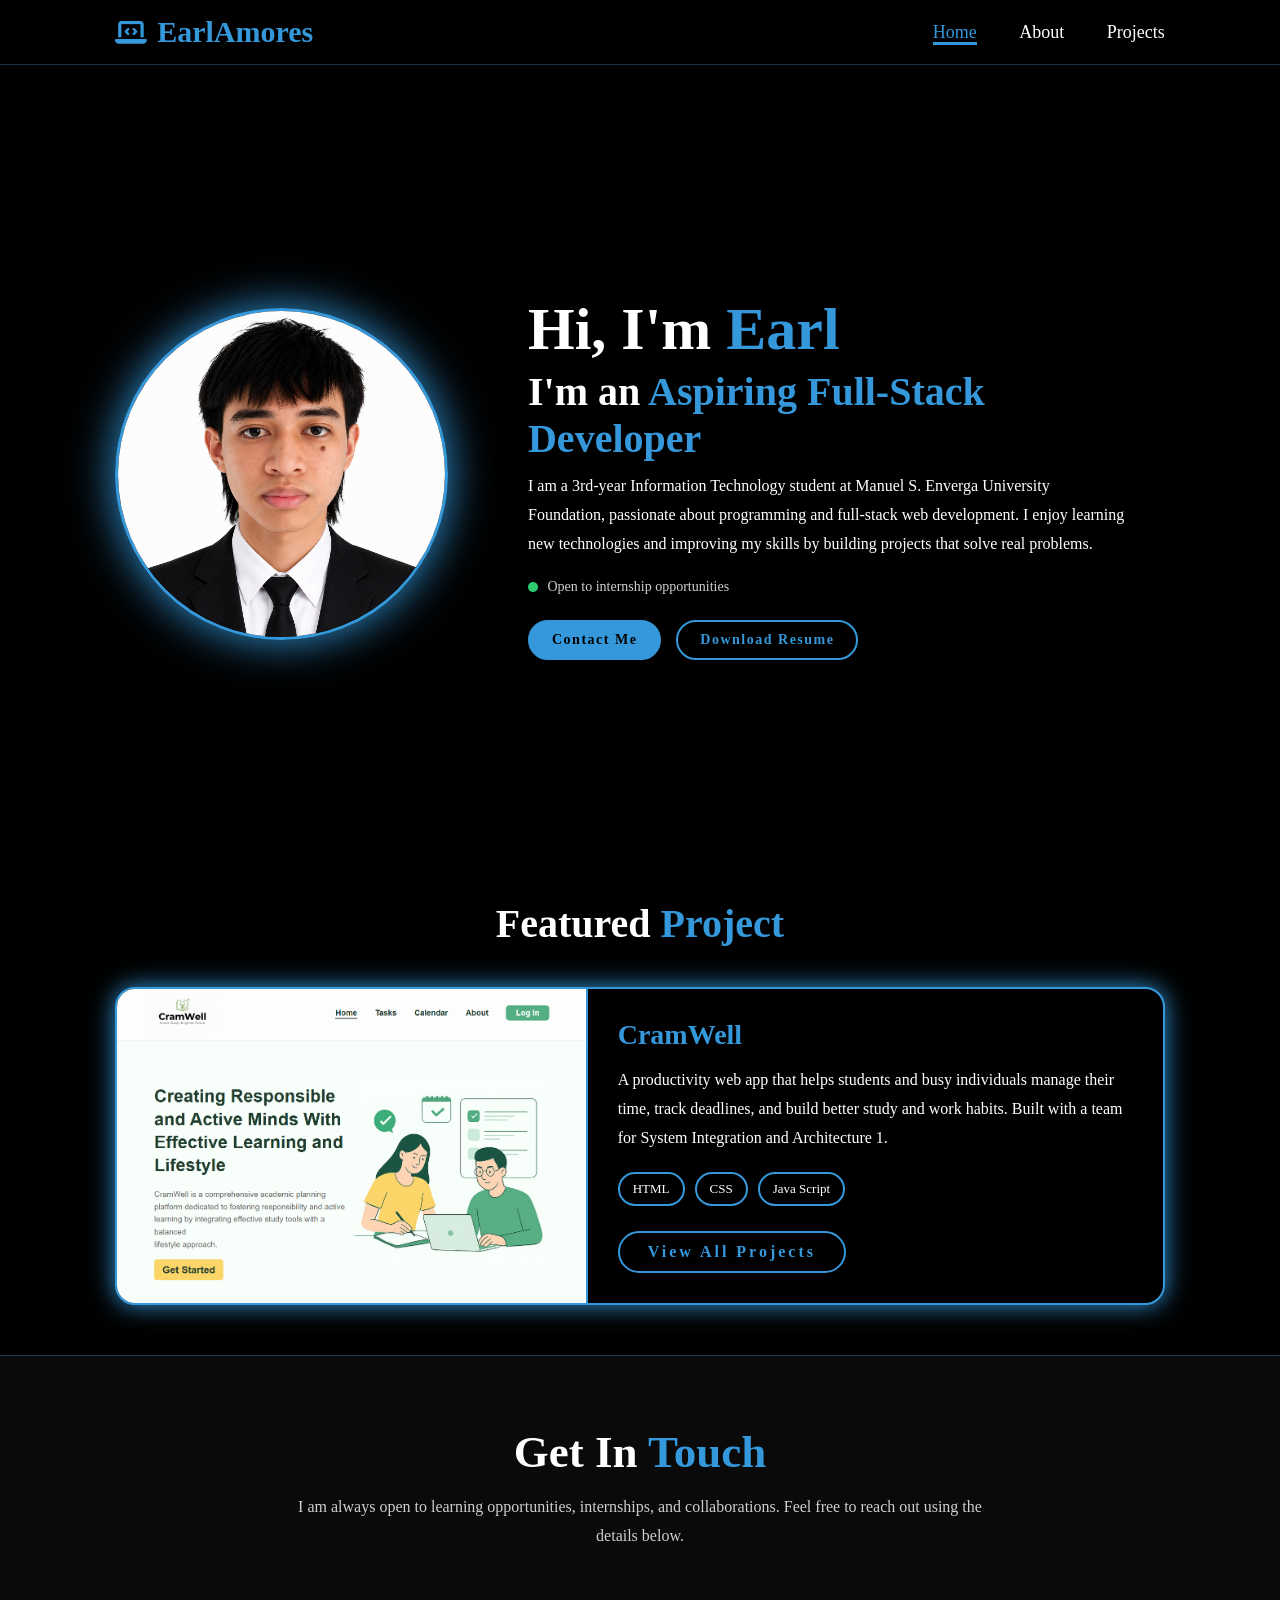
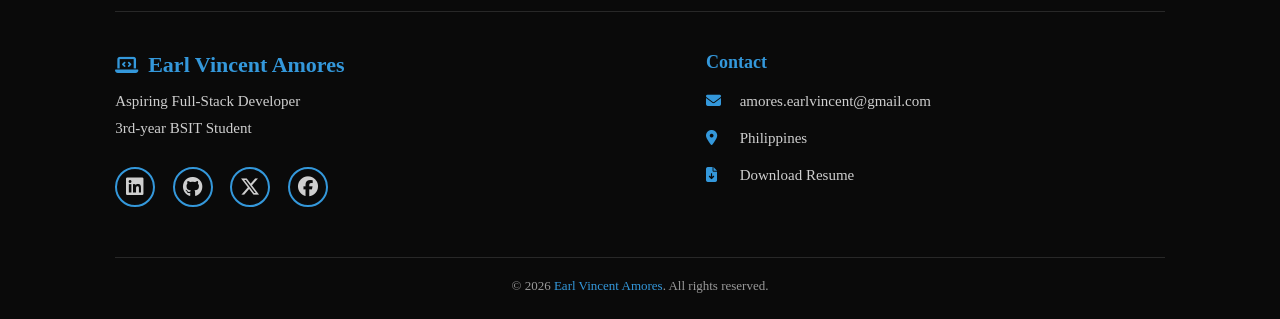
<file: index.html>
<!DOCTYPE html>
<html lang="en">
<head>
    <meta charset="UTF-8">
    <meta name="viewport" content="width=device-width, initial-scale=1.0">

    <!-- External CSS (extras.css must come AFTER style.css) -->
    <link rel="stylesheet" href="css/style.css">
    <link rel="stylesheet" href="css/extras.css">

    <!-- Font Awesome Library -->
    <link rel="stylesheet" href="https://cdnjs.cloudflare.com/ajax/libs/font-awesome/6.5.2/css/all.min.css">

    <title>Home | EarlAmores</title>
</head>

<body>

    <!-- Header Section -->
    <header>

        <!-- Logo -->
        <a href="index.html" class="logo"><i class="fa-solid fa-laptop-code"></i>EarlAmores</a>

        <nav>
            <a href="index.html" class="active">Home</a>
            <a href="about.html">About</a>
            <a href="projects.html">Projects</a>
        </nav>

    </header>

    <section class="home">

        <!-- Profile Image -->
        <div class="home-img">
            <img src="image/main.png" alt="Earl Vincent Amores profile picture">
        </div>

        <!-- Home Content -->
        <div class="home-content">

            <h1>Hi, I'm <span>Earl</span></h1>

            <h3>I'm an <span>Aspiring Full-Stack Developer</span></h3>

            <p class="home-description">
                I am a 3rd-year Information Technology student at Manuel S. Enverga
                University Foundation, passionate about programming and
                full-stack web development. I enjoy learning new technologies and improving my
                skills by building projects that solve real problems.
            </p>

            <p class="availability">
                <i class="fa-solid fa-circle"></i> Open to internship opportunities
            </p>

            <!-- Buttons -->
            <div class="btn-group">
                <a href="#contact" class="btn btn-solid">Contact Me</a>
                <a href="resume.pdf" class="btn" download>Download Resume</a>
            </div>

        </div>
    </section>

    <section class="home-section">

        <h2 class="section-title">Featured <span>Project</span></h2>

        <div class="featured-card">

            <img src="image/project.png" alt="CramWell project screenshot">

            <div class="featured-info">
                <h3>CramWell</h3>

                <p>
                    A productivity web app that helps students and busy individuals
                    manage their time, track deadlines, and build better study and
                    work habits. Built with a team for System Integration and
                    Architecture 1.
                </p>

                <div class="project-skills">
                    <span>HTML</span>
                    <span>CSS</span>
                    <span>Java Script</span>
                </div>

                <a href="projects.html" class="btn featured-btn">View All Projects</a>
            </div>

        </div>

    </section>


    <!-- CONTACT + FOOTER -->
    <footer class="site-footer" id="contact">

        <!-- Call to action -->
        <div class="footer-cta">
            <h2>Get In <span>Touch</span></h2>
            <p>
                I am always open to learning opportunities, internships, and
                collaborations. Feel free to reach out using the details below.
            </p>
        </div>

        <!-- Footer columns -->
        <div class="footer-grid">

            <!-- Brand + social -->
            <div class="footer-col">
                <a href="index.html" class="footer-logo"><i class="fa-solid fa-laptop-code"></i>Earl Vincent Amores</a>
                <p>Aspiring Full-Stack Developer<br>3rd-year BSIT Student</p>

                <div class="social-icons">
                    <a href="https://www.linkedin.com/in/earl-vincent-amores-b2a634380/" target="_blank" rel="noopener noreferrer" aria-label="LinkedIn">
                        <i class="fa-brands fa-linkedin"></i>
                    </a>
                    <a href="https://github.com/earlVincent69" target="_blank" rel="noopener noreferrer" aria-label="GitHub">
                        <i class="fa-brands fa-github"></i>
                    </a>
                    <a href="https://x.com/amores_earl" target="_blank" rel="noopener noreferrer" aria-label="X (Twitter)">
                        <i class="fa-brands fa-x-twitter"></i>
                    </a>
                    <a href="https://www.facebook.com/amores.earlvincent" target="_blank" rel="noopener noreferrer" aria-label="Facebook">
                        <i class="fa-brands fa-facebook"></i>
                    </a>
                </div>
            </div>

            <!-- Contact details -->
            <div class="footer-col footer-contact">
                <h3>Contact</h3>
                <ul>
                    <li>
                        <i class="fa-solid fa-envelope"></i>
                        <a href="mailto:amores.earlvincent@gmail.com">amores.earlvincent@gmail.com</a>
                    </li>
                    <li>
                        <i class="fa-solid fa-location-dot"></i>
                        Philippines
                    </li>
                    <li>
                        <i class="fa-solid fa-file-arrow-down"></i>
                        <a href="resume.pdf" download>Download Resume</a>
                    </li>
                </ul>
            </div>

        </div>

        <div class="footer-bottom">
            <p>&copy; 2026 <span>Earl Vincent Amores</span>. All rights reserved.</p>
        </div>

    </footer>

</body>
</html>
</file>
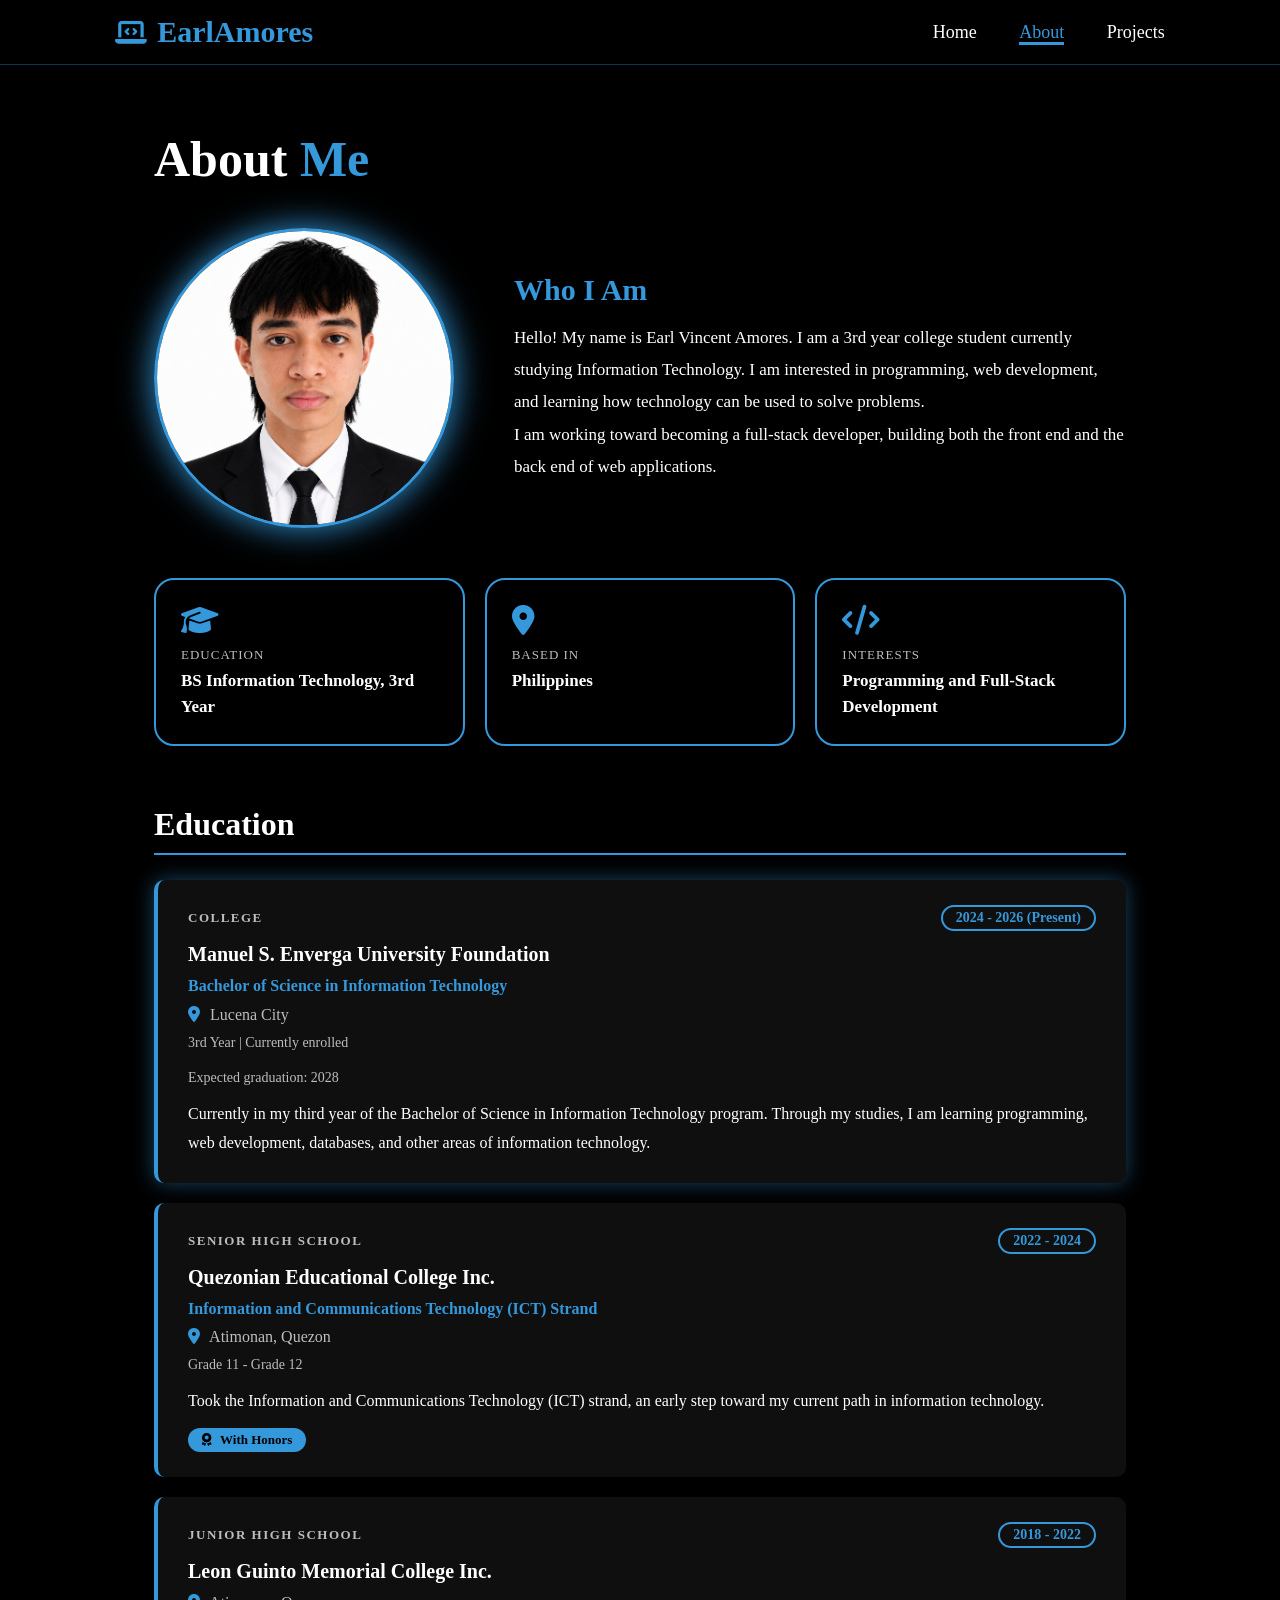
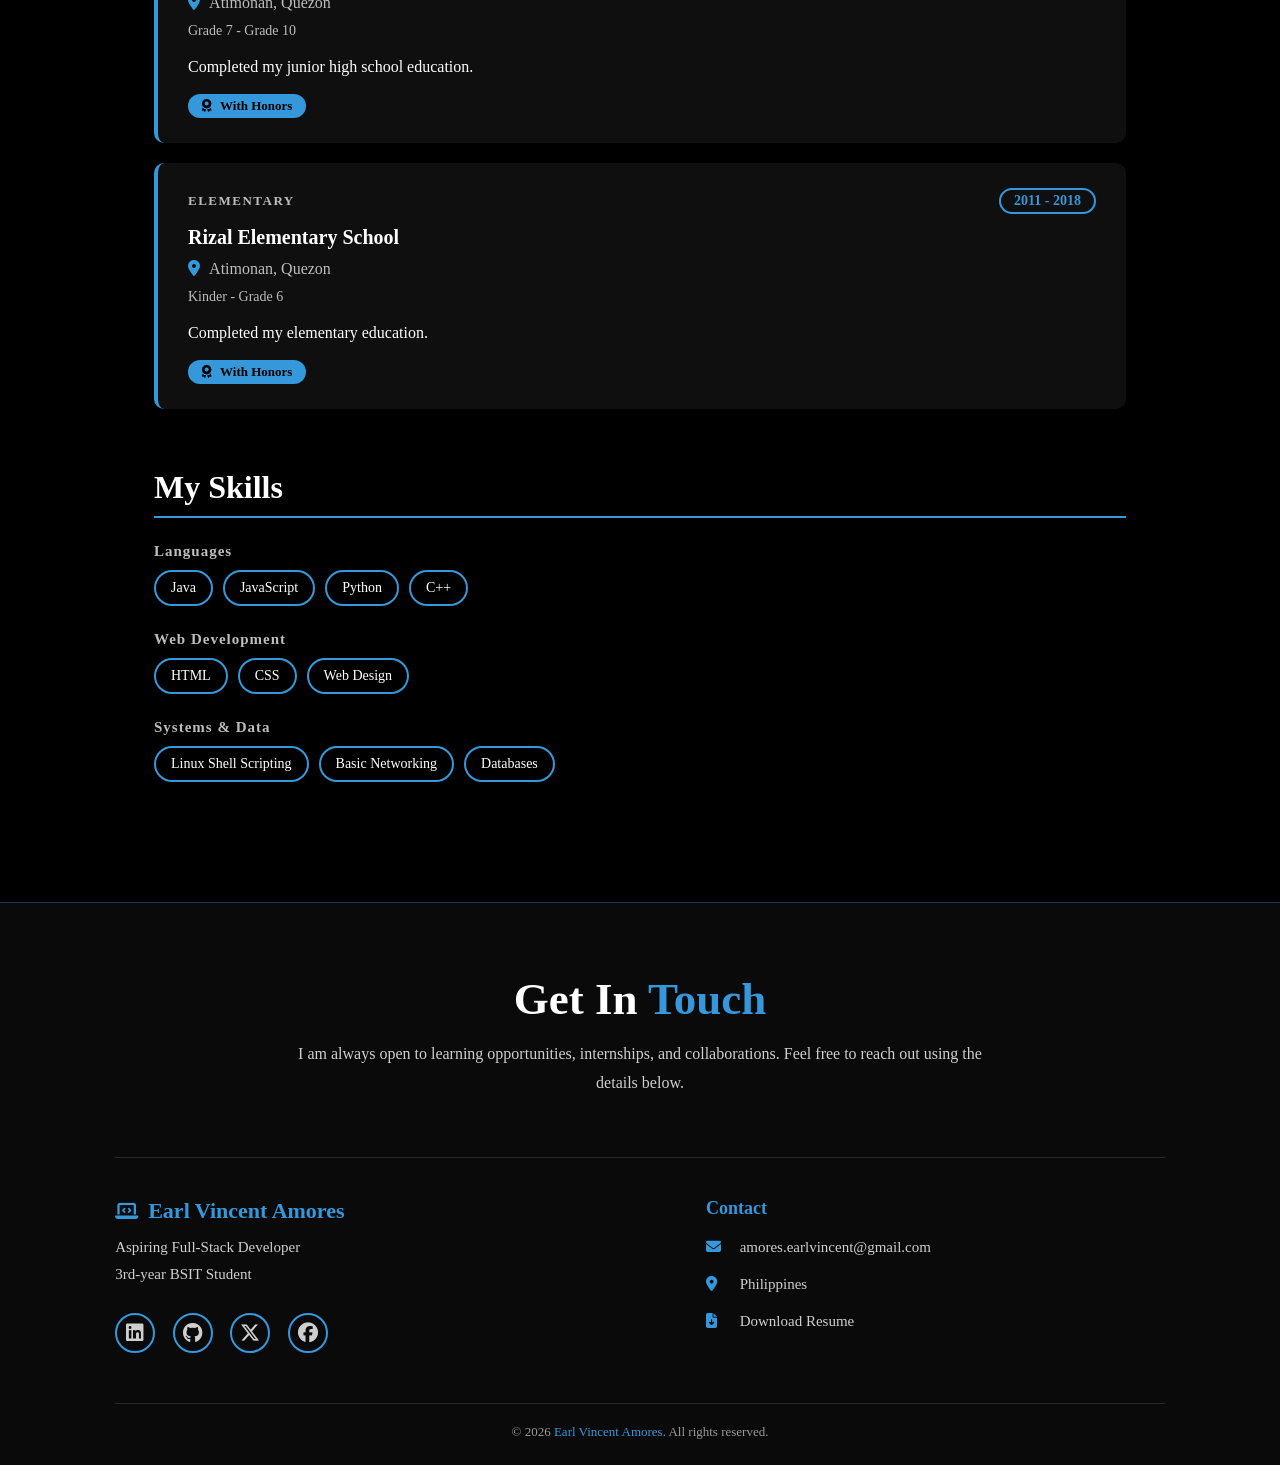
<file: about.html>
<!DOCTYPE html>
<html lang="en">
<head>
    <meta charset="UTF-8">
    <meta name="viewport" content="width=device-width, initial-scale=1.0">

    <!-- Page description -->
    <meta name="description" content="About Earl Vincent Amores: Information Technology student, education, and skills.">
    <meta name="author" content="Earl Vincent Amores">

    <!-- External CSS (extras.css must come AFTER style.css) -->
    <link rel="stylesheet" href="css/style.css">
    <link rel="stylesheet" href="css/extras.css">

    <!-- Font Awesome Library -->
    <link rel="stylesheet" href="https://cdnjs.cloudflare.com/ajax/libs/font-awesome/6.5.2/css/all.min.css">

    <title>About | EarlAmores</title>
</head>

<body>

    <!-- Header Section -->
    <header>

        <a href="index.html" class="logo"><i class="fa-solid fa-laptop-code"></i>EarlAmores</a>

        <nav>
            <a href="index.html">Home</a>
            <a href="about.html" class="active">About</a>
            <a href="projects.html">Projects</a>
        </nav>

    </header>


    <main class="about-main">

        <h1 class="about-title">About <span>Me</span></h1>

        <!-- INTRO: photo + short bio-->
        <div class="about-intro">

            <div class="about-photo">
                <img src="image/main.png" alt="Earl Vincent Amores profile picture">
            </div>

            <div class="about-text">
                <h2>Who I Am</h2>
                <p>
                    Hello! My name is Earl Vincent Amores. I am a 3rd year
                    college student currently studying Information Technology.
                    I am interested in programming, web development, and
                    learning how technology can be used to solve problems.
                </p>
                <p>
                    I am working toward becoming a full-stack developer, building
                    both the front end and the back end of web applications.
                </p>
            </div>

        </div>

        <div class="fact-cards">

            <div class="fact-card">
                <i class="fa-solid fa-graduation-cap"></i>
                <p class="fact-label">Education</p>
                <p class="fact-value">BS Information Technology, 3rd Year</p>
            </div>

            <div class="fact-card">
                <i class="fa-solid fa-location-dot"></i>
                <p class="fact-label">Based in</p>
                <p class="fact-value">Philippines</p>
            </div>

            <div class="fact-card">
                <i class="fa-solid fa-code"></i>
                <p class="fact-label">Interests</p>
                <p class="fact-value">Programming and Full-Stack Development</p>
            </div>

        </div>


        <!--EDUCATION -->
        <div class="about-section">

            <h2 class="about-heading">Education</h2>

            <div class="edu-list">

                <!-- College -->
                <div class="edu-item current">
                    <div class="edu-top">
                        <span class="edu-level">College</span>
                        <span class="edu-year">2024 - 2026 (Present)</span>
                    </div>
                    <h3>Manuel S. Enverga University Foundation</h3>
                    <p class="edu-school">Bachelor of Science in Information Technology</p>
                    <p class="edu-location"><i class="fa-solid fa-location-dot"></i> Lucena City</p>
                    <p class="edu-meta">3rd Year | Currently enrolled</p>
                    <p class="edu-meta">Expected graduation: 2028</p>
                    <p>
                        Currently in my third year of the Bachelor of Science in
                        Information Technology program. Through my studies, I am
                        learning programming, web development, databases, and other
                        areas of information technology.
                    </p>
                </div>

                <!-- Senior High School -->
                <div class="edu-item">
                    <div class="edu-top">
                        <span class="edu-level">Senior High School</span>
                        <span class="edu-year">2022 - 2024</span>
                    </div>
                    <h3>Quezonian Educational College Inc.</h3>
                    <p class="edu-school">Information and Communications Technology (ICT) Strand</p>
                    <p class="edu-location"><i class="fa-solid fa-location-dot"></i> Atimonan, Quezon</p>
                    <p class="edu-meta">Grade 11 - Grade 12</p>
                    <p>
                        Took the Information and Communications Technology (ICT)
                        strand, an early step toward my current path in information
                        technology.
                    </p>
                    <span class="honors-badge"><i class="fa-solid fa-award"></i> With Honors</span>
                </div>

                <!-- Junior High School -->
                <div class="edu-item">
                    <div class="edu-top">
                        <span class="edu-level">Junior High School</span>
                        <span class="edu-year">2018 - 2022</span>
                    </div>
                    <h3>Leon Guinto Memorial College Inc.</h3>
                    <p class="edu-location"><i class="fa-solid fa-location-dot"></i> Atimonan, Quezon</p>
                    <p class="edu-meta">Grade 7 - Grade 10</p>
                    <p>Completed my junior high school education.</p>
                    <span class="honors-badge"><i class="fa-solid fa-award"></i> With Honors</span>
                </div>

                <!-- Elementary -->
                <div class="edu-item">
                    <div class="edu-top">
                        <span class="edu-level">Elementary</span>
                        <span class="edu-year">2011 - 2018</span>
                    </div>
                    <h3>Rizal Elementary School</h3>
                    <p class="edu-location"><i class="fa-solid fa-location-dot"></i> Atimonan, Quezon</p>
                    <p class="edu-meta">Kinder - Grade 6</p>
                    <p>Completed my elementary education.</p>
                    <span class="honors-badge"><i class="fa-solid fa-award"></i> With Honors</span>
                </div>

            </div>

        </div>


        <!-- ==============================
             4. SKILLS (all skills in one place)
             ============================== -->
        <div class="about-section">

            <h2 class="about-heading">My Skills</h2>

            <h3 class="skill-group-title">Languages</h3>
            <div class="skills">
                <div class="skill">Java</div>
                <div class="skill">JavaScript</div>
                <div class="skill">Python</div>
                <div class="skill">C++</div>
            </div>

            <h3 class="skill-group-title">Web Development</h3>
            <div class="skills">
                <div class="skill">HTML</div>
                <div class="skill">CSS</div>
                <div class="skill">Web Design</div>
            </div>

            <h3 class="skill-group-title">Systems &amp; Data</h3>
            <div class="skills">
                <div class="skill">Linux Shell Scripting</div>
                <div class="skill">Basic Networking</div>
                <div class="skill">Databases</div>
            </div>

        </div>


        <!--
        ==============================
        OPTIONAL SECTIONS
        Remove the comment markers once you have real content.
        ==============================

        <div class="about-section">
            <h2 class="about-heading">Experience &amp; Activities</h2>
            <div class="edu-item">
                <h3>Role or activity name</h3>
                <p class="edu-school">Organization or event</p>
                <p class="edu-meta">Year</p>
                <p>One or two sentences about what you did.</p>
            </div>
        </div>

        <div class="about-section">
            <h2 class="about-heading">Certifications &amp; Seminars</h2>
            <div class="edu-item">
                <h3>Certificate or seminar title</h3>
                <p class="edu-school">Issuer</p>
                <p class="edu-meta">Year</p>
            </div>
        </div>
        -->

    </main>


    <!-- ==============================
         CONTACT + FOOTER (same as the Home page)
         ============================== -->
    <footer class="site-footer" id="contact">

        <div class="footer-cta">
            <h2>Get In <span>Touch</span></h2>
            <p>
                I am always open to learning opportunities, internships, and
                collaborations. Feel free to reach out using the details below.
            </p>
        </div>

        <div class="footer-grid">

            <div class="footer-col">
                <a href="index.html" class="footer-logo"><i class="fa-solid fa-laptop-code"></i>Earl Vincent Amores</a>
                <p>Aspiring Full-Stack Developer<br>3rd-year BSIT Student</p>

                <div class="social-icons">
                    <a href="https://www.linkedin.com/in/earl-vincent-amores-b2a634380/" target="_blank" rel="noopener noreferrer" aria-label="LinkedIn">
                        <i class="fa-brands fa-linkedin"></i>
                    </a>
                    <a href="https://github.com/earlVincent69" target="_blank" rel="noopener noreferrer" aria-label="GitHub">
                        <i class="fa-brands fa-github"></i>
                    </a>
                    <a href="https://x.com/amores_earl" target="_blank" rel="noopener noreferrer" aria-label="X (Twitter)">
                        <i class="fa-brands fa-x-twitter"></i>
                    </a>
                    <a href="https://www.facebook.com/amores.earlvincent" target="_blank" rel="noopener noreferrer" aria-label="Facebook">
                        <i class="fa-brands fa-facebook"></i>
                    </a>
                </div>
            </div>

            <div class="footer-col footer-contact">
                <h3>Contact</h3>
                <ul>
                    <li>
                        <i class="fa-solid fa-envelope"></i>
                        <a href="mailto:amores.earlvincent@gmail.com">amores.earlvincent@gmail.com</a>
                    </li>
                    <li>
                        <i class="fa-solid fa-location-dot"></i>
                        Philippines
                    </li>
                    <li>
                        <i class="fa-solid fa-file-arrow-down"></i>
                        <a href="resume.pdf" download>Download Resume</a>
                    </li>
                </ul>
            </div>

        </div>

        <div class="footer-bottom">
            <p>&copy; 2026 <span>Earl Vincent Amores</span>. All rights reserved.</p>
        </div>

    </footer>

</body>
</html>
</file>
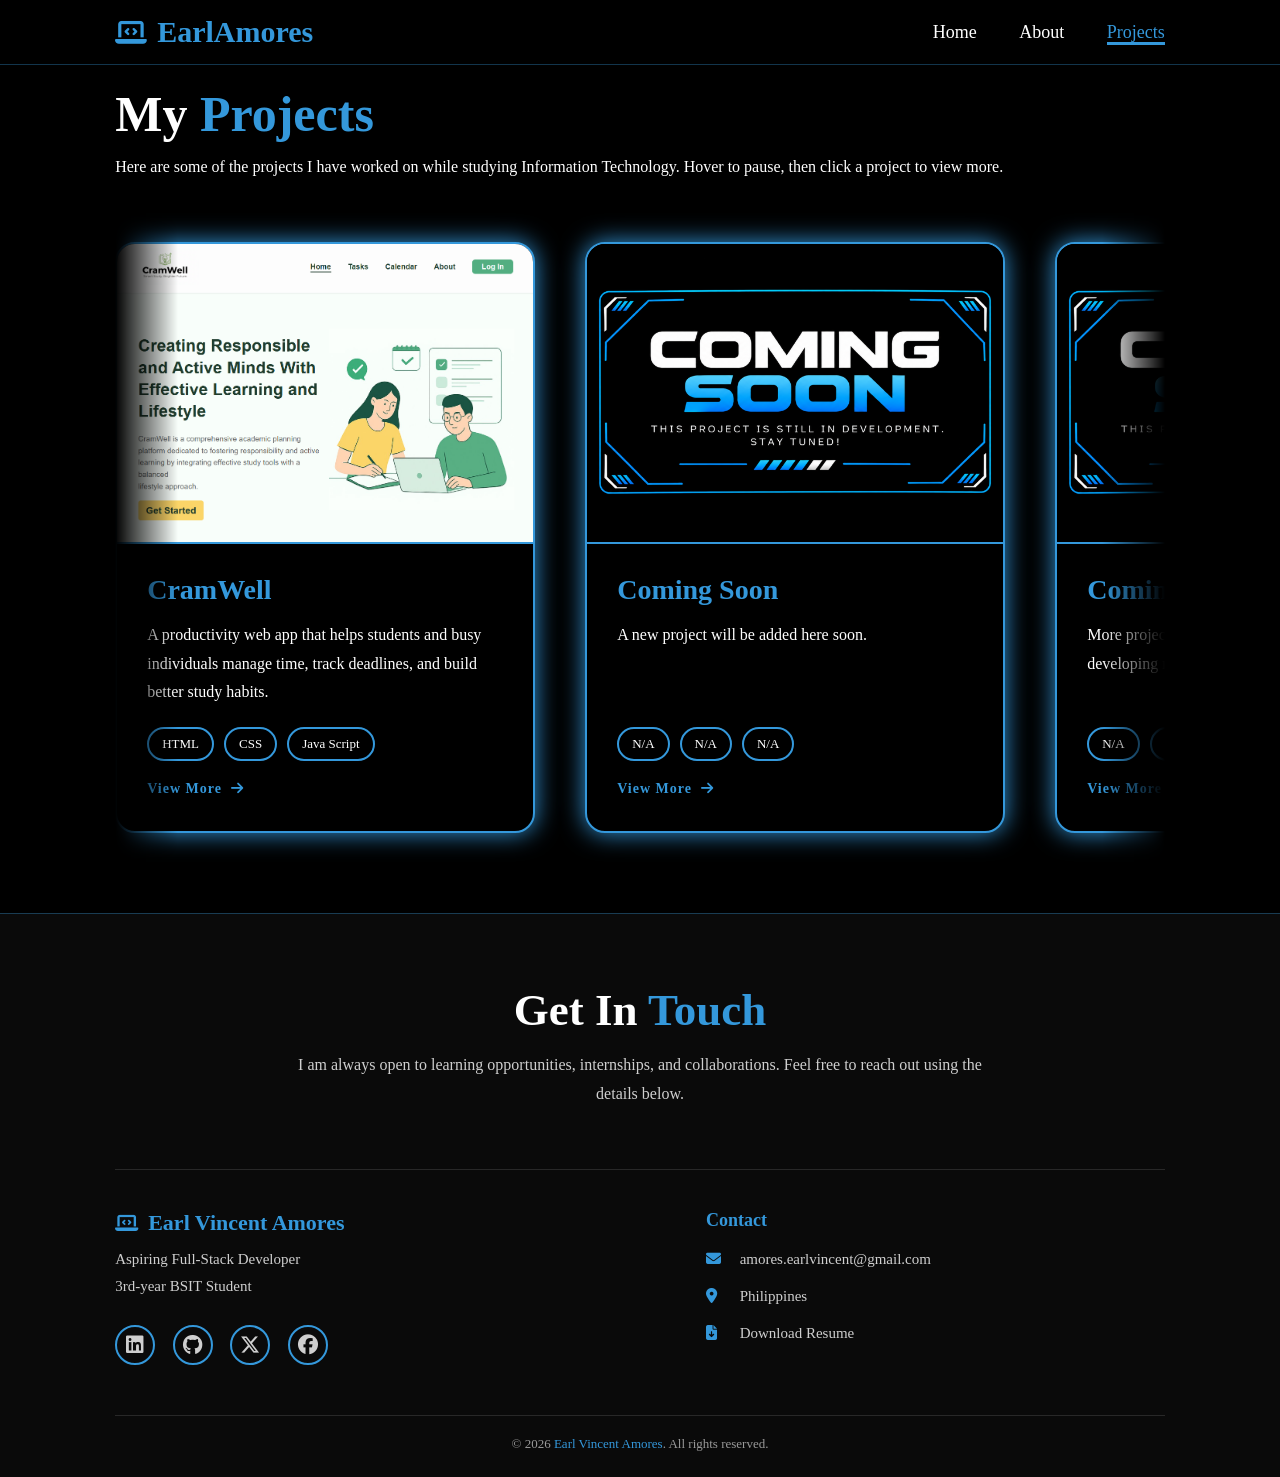
<file: projects.html>
<!DOCTYPE html>
<html lang="en">
<head>
    <meta charset="UTF-8">
    <meta name="viewport" content="width=device-width, initial-scale=1.0">

    <!-- Font Awesome Library -->
    <link rel="stylesheet" href="https://cdnjs.cloudflare.com/ajax/libs/font-awesome/6.5.2/css/all.min.css">

    <!-- External CSS (carousel.css must come AFTER style.css) -->
    <link rel="stylesheet" href="css/style.css">
    <link rel="stylesheet" href="css/carousel.css">
    <link rel="stylesheet" href="css/extras.css">

    <title>Projects | EarlAmores</title>
</head>

<body>

    <!-- Header Section -->
    <header>
        <a href="index.html" class="logo"><i class="fa-solid fa-laptop-code"></i>EarlAmores</a>

        <nav>
            <a href="index.html">Home</a>
            <a href="about.html">About</a>
            <a href="projects.html" class="active">Projects</a>
        </nav>
    </header>


    <!-- Projects Section -->
    <section class="projects-page" id="projects">

        <div class="projects-content">

            <!-- Page Title -->
            <h1>My <span>Projects</span></h1>

            <p class="projects-intro">
                Here are some of the projects I have worked on while studying
                Information Technology. Hover to pause, then click a project
                to view more.
            </p>


            <!-- Auto-scrolling Carousel  -->
            <div class="carousel">
                <div class="carousel-track">

                    <!--  SET 1 (real cards)  -->
                    <div class="carousel-set">

                        <a class="project-box" href="#modal-cramwell" aria-label="View more about CramWell">
                            <div class="project-image">
                                <img src="image/project.png" alt="CramWell project screenshot">
                            </div>
                            <div class="project-info">
                                <h2>CramWell</h2>
                                <p class="project-summary">
                                    A productivity web app that helps students and busy
                                    individuals manage time, track deadlines, and build
                                    better study habits.
                                </p>
                                <div class="project-skills">
                                    <span>HTML</span>
                                    <span>CSS</span>
                                    <span>Java Script</span>
                                </div>
                                <p class="project-hint">View More <i class="fa-solid fa-arrow-right"></i></p>
                            </div>
                        </a>

                        <a class="project-box" href="#modal-project2" aria-label="View more about upcoming project 2">
                            <div class="project-image">
                                <img src="image/temp2.png" alt="Placeholder for upcoming project 2">
                            </div>
                            <div class="project-info">
                                <h2>Coming Soon</h2>
                                <p class="project-summary">A new project will be added here soon.</p>
                                <div class="project-skills">
                                    <span>N/A</span>
                                    <span>N/A</span>
                                    <span>N/A</span>
                                </div>
                                <p class="project-hint">View More <i class="fa-solid fa-arrow-right"></i></p>
                            </div>
                        </a>

                        <a class="project-box" href="#modal-project3" aria-label="View more about upcoming project 3">
                            <div class="project-image">
                                <img src="image/temp2.png" alt="Placeholder for upcoming project 3">
                            </div>
                            <div class="project-info">
                                <h2>Coming Soon</h2>
                                <p class="project-summary">
                                    More projects will be added as I continue learning and
                                    developing my skills.
                                </p>
                                <div class="project-skills">
                                    <span>N/A</span>
                                    <span>N/A</span>
                                    <span>N/A</span>
                                </div>
                                <p class="project-hint">View More <i class="fa-solid fa-arrow-right"></i></p>
                            </div>
                        </a>

                    </div>

                    <!-- SET 2 (exact copy so the loop never shows a gap) -->
                    <div class="carousel-set carousel-clone" aria-hidden="true">

                        <a class="project-box" href="#modal-cramwell" tabindex="-1">
                            <div class="project-image">
                                <img src="image/project.png" alt="">
                            </div>
                            <div class="project-info">
                                <h2>CramWell</h2>
                                <p class="project-summary">
                                    A productivity web app that helps students and busy
                                    individuals manage time, track deadlines, and build
                                    better study habits.
                                </p>
                                <div class="project-skills">
                                    <span>HTML</span>
                                    <span>CSS</span>
                                    <span>Java Script</span>
                                </div>
                                <p class="project-hint">View More <i class="fa-solid fa-arrow-right"></i></p>
                            </div>
                        </a>

                        <a class="project-box" href="#modal-project2" tabindex="-1">
                            <div class="project-image">
                                <img src="image/temp2.png" alt="">
                            </div>
                            <div class="project-info">
                                <h2>Coming Soon</h2>
                                <p class="project-summary">A new project will be added here soon.</p>
                                <div class="project-skills">
                                    <span>N/A</span>
                                    <span>N/A</span>
                                    <span>N/A</span>
                                </div>
                                <p class="project-hint">View More <i class="fa-solid fa-arrow-right"></i></p>
                            </div>
                        </a>

                        <a class="project-box" href="#modal-project3" tabindex="-1">
                            <div class="project-image">
                                <img src="image/temp2.png" alt="">
                            </div>
                            <div class="project-info">
                                <h2>Coming Soon</h2>
                                <p class="project-summary">
                                    More projects will be added as I continue learning and
                                    developing my skills.
                                </p>
                                <div class="project-skills">
                                    <span>N/A</span>
                                    <span>N/A</span>
                                    <span>N/A</span>
                                </div>
                                <p class="project-hint">View More <i class="fa-solid fa-arrow-right"></i></p>
                            </div>
                        </a>

                    </div>

                </div>
            </div>

        </div>

    </section>


    <!-- Details pop-up-->

    <!-- CramWell (2 pictures with arrows) -->
    <div class="modal" id="modal-cramwell">
        <a class="modal-backdrop" href="#projects" aria-label="Close details"></a>

        <div class="modal-box" role="dialog" aria-modal="true" aria-labelledby="cramwell-title">
            <a class="modal-close" href="#projects" aria-label="Close details">&times;</a>

            <!-- Picture gallery. One radio + one slide per picture.
                 To add a 3rd picture: add radio "cw-3", a 3rd slide, and
                 point the arrows at the right radio ids. -->
            <div class="project-image gallery">

                <input type="radio" name="cw-pic" id="cw-1" checked aria-label="Show picture 1">
                <input type="radio" name="cw-pic" id="cw-2" aria-label="Show picture 2">
                <input type="radio" name="cw-pic" id="cw-3" aria-label="Show picture 3">
                

                <!-- Picture 1 -->
                <div class="slide">
                    <img src="image/project.png" alt="CramWell project screenshot 1">
                    <label for="cw-3" class="gallery-arrow g-prev" aria-label="Previous picture"><i class="fa-solid fa-chevron-left"></i></label>
                    <label for="cw-2" class="gallery-arrow g-next" aria-label="Next picture"><i class="fa-solid fa-chevron-right"></i></label>
                    <span class="gallery-count">1 / 3</span>
                </div>

                <!-- Picture 2 -->
                <div class="slide">
                    <img src="image/cramwell1.png" alt="CramWell project screenshot 2">
                    <label for="cw-1" class="gallery-arrow g-prev" aria-label="Previous picture"><i class="fa-solid fa-chevron-left"></i></label>
                    <label for="cw-3" class="gallery-arrow g-next" aria-label="Next picture"><i class="fa-solid fa-chevron-right"></i></label>
                    <span class="gallery-count">2 / 3</span>
                </div>

                <!-- Picture 3 -->
                <div class="slide">
                    <img src="image/cramwell2.png" alt="CramWell project screenshot 2">
                    <label for="cw-2" class="gallery-arrow g-prev" aria-label="Previous picture"><i class="fa-solid fa-chevron-left"></i></label>
                    <label for="cw-1" class="gallery-arrow g-next" aria-label="Next picture"><i class="fa-solid fa-chevron-right"></i></label>
                    <span class="gallery-count">3 / 3</span>
                </div>

            </div>

            <div class="project-info">
                <h2 id="cramwell-title">1. CramWell</h2>
                <p>
                    CramWell is a productivity web app designed to help students and busy individuals manage their time,
                    track deadlines, and build better study and work habits. This project was developed for our subject
                    System Integration and Architecture 1, where we applied our knowledge of web development and system integration.
                </p><br>

                <p><strong style="color: #3498DB;">Team Members:</strong> Earl Vincent Amores, Airrah Cristine Virtucio, Blyth Ryan Nacilla</p>

                <div class="project-skills">
                    <span>HTML</span>
                    <span>CSS</span>
                    <span>Java Script</span>
                </div>

                <a href="https://earlvincent69.github.io/CramWell/" class="btn project-btn" target="_blank" rel="noopener noreferrer">View Project</a>
            </div>
        </div>
    </div>


    <!-- Project 2 (single picture, no arrows) -->
    <div class="modal" id="modal-project2">
        <a class="modal-backdrop" href="#projects" aria-label="Close details"></a>

        <div class="modal-box" role="dialog" aria-modal="true" aria-labelledby="project2-title">
            <a class="modal-close" href="#projects" aria-label="Close details">&times;</a>

            <div class="project-image gallery">
                <div class="slide">
                    <img src="image/temp.png" alt="Placeholder for upcoming project 2">
                </div>
            </div>

            <div class="project-info">
                <h2 id="project2-title">2. Coming Soon</h2>
                <p>A new project will be added here soon.</p>

                <div class="project-skills">
                    <span>N/A</span>
                    <span>N/A</span>
                    <span>N/A</span>
                </div>
            </div>
        </div>
    </div>


    <!-- Project 3 (single picture, no arrows) -->
    <div class="modal" id="modal-project3">
        <a class="modal-backdrop" href="#projects" aria-label="Close details"></a>

        <div class="modal-box" role="dialog" aria-modal="true" aria-labelledby="project3-title">
            <a class="modal-close" href="#projects" aria-label="Close details">&times;</a>

            <div class="project-image gallery">
                <div class="slide">
                    <img src="image/temp.png" alt="Placeholder for upcoming project 3">
                </div>
            </div>

            <div class="project-info">
                <h2 id="project3-title">3. Coming Soon</h2>
                <p>More projects will be added as I continue learning and developing my skills.</p>

                <div class="project-skills">
                    <span>N/A</span>
                    <span>N/A</span>
                    <span>N/A</span>
                </div>
            </div>
        </div>
    </div>

    <!-- Footer -->
    <footer class="site-footer" id="contact">

        <div class="footer-cta">
            <h2>Get In <span>Touch</span></h2>
            <p>
                I am always open to learning opportunities, internships, and
                collaborations. Feel free to reach out using the details below.
            </p>
        </div>

        <div class="footer-grid">

            <div class="footer-col">
                <a href="index.html" class="footer-logo"><i class="fa-solid fa-laptop-code"></i>Earl Vincent Amores</a>
                <p>Aspiring Full-Stack Developer<br>3rd-year BSIT Student</p>

                <div class="social-icons">
                    <a href="https://www.linkedin.com/in/earl-vincent-amores-b2a634380/" target="_blank" rel="noopener noreferrer" aria-label="LinkedIn">
                        <i class="fa-brands fa-linkedin"></i>
                    </a>
                    <a href="https://github.com/earlVincent69" target="_blank" rel="noopener noreferrer" aria-label="GitHub">
                        <i class="fa-brands fa-github"></i>
                    </a>
                    <a href="https://x.com/amores_earl" target="_blank" rel="noopener noreferrer" aria-label="X (Twitter)">
                        <i class="fa-brands fa-x-twitter"></i>
                    </a>
                    <a href="https://www.facebook.com/amores.earlvincent" target="_blank" rel="noopener noreferrer" aria-label="Facebook">
                        <i class="fa-brands fa-facebook"></i>
                    </a>
                </div>
            </div>

            <div class="footer-col footer-contact">
                <h3>Contact</h3>
                <ul>
                    <li>
                        <i class="fa-solid fa-envelope"></i>
                        <a href="mailto:amores.earlvincent@gmail.com">amores.earlvincent@gmail.com</a>
                    </li>
                    <li>
                        <i class="fa-solid fa-location-dot"></i>
                        Philippines
                    </li>
                    <li>
                        <i class="fa-solid fa-file-arrow-down"></i>
                        <a href="resume.pdf" download>Download Resume</a>
                    </li>
                </ul>
            </div>

        </div>

        <div class="footer-bottom">
            <p>&copy; 2026 <span>Earl Vincent Amores</span>. All rights reserved.</p>
        </div>

    </footer>

</body>
</html>
</file>
<file: css/style.css>
/* External CSS */

/* ==============================
   GENERAL
   ============================== */

* {
    margin: 0;
    padding: 0;
    box-sizing: border-box;
    text-decoration: none;
    border: none;
    outline: none;
    font-family: 'Verdana';
}

html {
    font-size: 62.5%;
}

body {
    width: 100%;
    min-height: 100vh;
    overflow-x: hidden;
    background-color: black;
    color: white;
}


/* ==============================
   HEADER
   ============================== */

header {
    margin-top: 20px;
    position: fixed;
    top: 0;
    left: 0;
    width: 100%;
    padding: 1rem 9%;
    background-color: transparent;
    display: flex;
    justify-content: space-between;
    align-items: center;
    z-index: 100;
}

.logo {
    font-size: 3rem;
    color: #3498DB;
    font-weight: 800;
    cursor: pointer;
    transition: 0.5s ease;
}

.logo:hover {
    transform: scale(1.1);
}

nav a {
    font-size: 1.8rem;
    color: white;
    margin-left: 4rem;
    font-weight: 500;
    transition: 0.3s ease;
    border-bottom: 3px solid transparent;
}

nav a:hover,
nav a.active {
    color: #3498DB;
    border-bottom: 3px solid #3498DB;
}


/* ==============================
   SECTIONS
   ============================== */

section {
    min-height: 100vh;
    padding: 5rem 9% 5rem;
}


/* ==============================
   HOME
   ============================== */

.home {
    display: flex;
    justify-content: center;
    align-items: center;
    gap: 8rem;
    padding-bottom: 0%;
}

.home .home-content h1 {
    font-size: 6rem;
    font-weight: 700;
    line-height: 1.3;
}

.home-content h3 {
    font-size: 4rem;
    margin-bottom: 1rem;
    font-weight: 700;
}

.home-content p {
    font-size: 1.6rem;
}

.home-img {
    border-radius: 50%;
}

.home-img img {
    position: relative;
    width: 32vw;
    border-radius: 50%;
    border: 3px solid #3498DB;
    box-shadow: 0 0 45px #3498DB;
    cursor: pointer;
    transition: 0.2s linear;
}

span {
    color: #3498DB;
}


/* ==============================
   SOCIAL ICONS
   ============================== */

.social-icons a {
    display: inline-flex;
    justify-content: center;
    align-items: center;
    width: 4rem;
    height: 4rem;
    background-color: transparent;
    border: 0.2rem solid #3498DB;
    font-size: 2rem;
    border-radius: 50%;
    margin: 1rem 1.5rem 1rem 0;
    transition: 0.3s ease;
    color: #3498DB;
}

.social-icons a:hover {
    color: black;
    transform: scale(1.3) translateY(-5px);
    background-color: #3498DB;
    box-shadow: 0 0 25px #3498DB;
}


/* ==============================
   BUTTON
   ============================== */

.btn {
    display: inline-block;
    padding: 1rem 2.8rem;
    background-color: black;
    border-radius: 4rem;
    font-size: 1.6rem;
    color: #3498DB;
    letter-spacing: 0.3rem;
    font-weight: 600;
    border: 2px solid #3498DB;
    transition: 0.3s ease;
    cursor: pointer;
}

.btn:hover {
    transform: scale3d(1.03);
    background-color: #3498DB;
    color: black;
    box-shadow: 0 0 25px #3498DB;
}

/* ==============================
   ABOUT PAGE
   ============================== */

.about-page {
    min-height: 100vh;
    display: flex;
    justify-content: center;
    align-items: center;
    padding: 12rem 9% 5rem;
}

.about-column {
    width: 50%;
}


/* ==============================
   PAGE TITLES
   ============================== */

.about-column > h1 {
    font-size: 5rem;
    font-weight: 700;
    line-height: 1.3;
    margin-bottom: 2rem;
}


/* ==============================
   ABOUT BOX
   ============================== */

.about-box,
.contact-box {
    width: 100%;
    height: 550px;
    border: 2px solid #3498DB;
    border-radius: 2rem;
    padding: 3rem;
    box-shadow: 0 0 25px #3498DB;
}
.about-box h2 {
    font-size: 2.5rem;
    color: #3498DB;
    margin-bottom: 1rem;
}

.about-box p {
    font-size: 1.6rem;
    line-height: 1.8;
}

.about-container {
    width: 100%;
    max-width: 1300px;
    display: flex;
    gap: 8rem;
    align-items: flex-start;
}

.about-column {
    width: 100%;
}

/* ==============================
   CONTACT BOX
   ============================== */

.contact-box h2 {
    font-size: 2.5rem;
    color: #3498DB;
    margin-bottom: 1rem;
}

.contact-box > p {
    font-size: 1.6rem;
    line-height: 1.8;
}


/* ==============================
   SKILLS
   ============================== */

.skills {
    display: flex;
    flex-wrap: wrap;
    gap: 1rem;
    margin-top: 1.5rem;
}

.skill {
    border: 2px solid #3498DB;
    padding: 0.8rem 1.5rem;
    border-radius: 2rem;
    font-size: 1.4rem;
}


/* ==============================
   CONTACT DETAILS
   ============================== */

.contact-details {
    margin-top: 2rem;
}

.contact-details p {
    font-size: 1.6rem;
    margin: 1.5rem 0;
    line-height: 1.6;
}

.contact-details a {
    color: #3498DB;
}

/* ==============================
   PROJECTS PAGE
   ============================== */

.projects-page {
    min-height: 100vh;
    display: flex;
    justify-content: center;
    align-items: center;
    padding: 8.5rem 9% 5rem;
}

.projects-content {
    width: 100%;
    max-width: 1300px;
}

.projects-content > h1 {
    font-size: 5rem;
    margin-bottom: 1rem;
}

.projects-intro {
    font-size: 1.6rem;
    line-height: 1.8;
    margin-bottom: 3rem;
}


/* ==============================
   HORIZONTAL PROJECT SCROLL
   ============================== */
.projects-container {
    display: flex;
    gap: 8rem;

    width: 100%;
    height: 680px;

    overflow-x: auto;
    overflow-y: hidden;

    scroll-behavior: smooth;

    padding: 2rem;

    border: 2px solid white;
    border-radius: 1rem;

    scrollbar-width: thin;
}


/* ==============================
   PROJECT BOX
   ============================== */

.project-box {
    flex: 0 0 90%;

    border: 2px solid #3498DB;
    border-radius: 2rem;

    overflow: hidden;

    background-color: black;

    box-shadow: 0 0 25px #3498DB;
}


/* ==============================
   PROJECT IMAGE
   ============================== */

.project-image {
    width: 100%;
    height: 300px;

    overflow: hidden;

    border-bottom: 2px solid #3498DB;
}

.project-image img {
    width: 100%;
    height: 100%;

    object-fit: cover;

    display: block;
}


/* ==============================
   PROJECT INFORMATION
   ============================== */

.project-info {
    padding: 3rem;
}

.project-btn {
    float: right;
}
.project-info h2 {
    font-size: 2.8rem;

    color: #3498DB;

    margin-bottom: 1.5rem;
}

.project-info p {
    font-size: 1.6rem;

    line-height: 1.8;
}


/* ==============================
   PROJECT SKILLS
   ============================== */

.project-skills {
    display: flex;
    flex-wrap: wrap;
    
    gap: 1rem;

    margin-top: 2rem;
}

.project-skills span {
    border: 2px solid #3498DB;
    color: #ffff;
    padding: 0.7rem 1.3rem;

    border-radius: 2rem;

    font-size: 1.3rem;
}


/* ==============================
   PROJECT MOBILE
   ============================== */

@media (max-width: 995px) {

    .projects-page {
        padding: 12rem 5% 5rem;
    }

    .projects-content > h1 {
        font-size: 4.5rem;
    }

    .projects-container {
        gap: 6rem;
        padding: 2rem 1rem;
    }

    .project-image {
        height: 220px;
    }

    .project-info {
        padding: 2rem;
    }

}

/* ==============================
   TABLET
   ============================== */

@media (max-width: 1000px) {

    .home {
        gap: 4rem;
    }

}


/* ==============================
   MOBILE NAVIGATION
   ============================== */

@media (max-width: 995px) {

    nav {
        position: absolute;
        display: none;
        top: 0;
        right: 0;
        width: 40%;
        border-left: 3px solid #3498DB;
        border-bottom: 3px solid #3498DB;
        border-bottom-left-radius: 2rem;
        padding: 1rem;
        background-color: #161616;
        border-top: 0.1rem solid rgba(0, 0, 0, 0.1);
    }

    nav.active {
        display: block;
    }

    nav a {
        display: block;
        font-size: 2rem;
        margin: 3rem 0;
    }

    nav a:hover,
    nav a.active {
        padding: 1rem;
        border-radius: 0.5rem;
        border-bottom: 0.5rem solid #3498DB;
    }

    .home {
        flex-direction: column;
        margin: 5rem 4rem;
    }

    .home .home-content h3 {
        font-size: 2.5rem;
    }

    .home-content h1 {
        font-size: 5rem;
    }

    .home-img img {
        width: 70vw;
        margin-top: 4rem;
    }

    .about-page,
    .projects-page {
        padding-top: 12rem;
        padding-bottom: 5rem;
    }

    .about-section h1,
    .projects-content h1 {
        font-size: 4.5rem;
    }
    .about-container {
    flex-direction: column;
    }
    .about-column {
        width: 100%;
    }
}


/* ==============================
   SMALL MOBILE
   ============================== */

@media (max-width: 600px) {

    header {
        padding: 1rem 5%;
    }

    .logo {
        font-size: 2.2rem;
    }

    nav {
        width: 55%;
    }

    .about-box,
    .project-box {
        padding: 2rem;
    }

    .about-section h1,
    .projects-content h1 {
        font-size: 3.8rem;
    }

}
</file>
<file: css/extras.css>
html {
    scroll-behavior: smooth;
}


/*  Header: readable while scrolling  */

header {
    margin-top: 0;
    padding: 1.5rem 9%;
    background-color: rgba(0, 0, 0, 0.88);
    -webkit-backdrop-filter: blur(8px);
    backdrop-filter: blur(8px);
    border-bottom: 1px solid rgba(52, 152, 219, 0.35);
}


/*  Logo icon  */

.logo i,
.footer-logo i {
    margin-right: 1rem;
    font-size: 0.85em;
}


/*  Hero (home)  */

.home-description {
    line-height: 1.8;
    max-width: 60rem;
}

/* smaller profile picture on desktop (was 32vw) */
@media (min-width: 996px) {
    .home-img img {
        width: 26vw;
        max-width: 42rem;
    }
}

.availability {
    margin-top: 2rem;
    font-size: 1.4rem !important;
    color: #cfcfcf;
}

.availability i {
    font-size: 1rem;
    color: #2ecc71;
    margin-right: 0.6rem;
    vertical-align: middle;
}

.btn-group {
    display: flex;
    flex-wrap: wrap;
    gap: 1.5rem;
    margin-top: 2.5rem;
}

.btn-group .btn {
    letter-spacing: 0.15rem;
    padding: 1rem 2.2rem;
    font-size: 1.4rem;
}

.btn-solid {
    background-color: #3498DB;
    color: black;
}

.btn-solid:hover {
    background-color: black;
    color: #3498DB;
}


/*  Extra home sections  */

.home-section {
    min-height: auto;
    padding-top: 0%;
    padding-bottom: 7rem 9%;
}

.section-title {
    font-size: 4rem;
    text-align: center;
    margin-bottom: 4rem;
}

/* Featured project */
.featured-card {
    display: flex;
    max-width: 1100px;
    margin: 0 auto;
    background-color: black;
    border: 2px solid #3498DB;
    border-radius: 2rem;
    overflow: hidden;
    box-shadow: 0 0 25px #3498DB;
}

.featured-card img {
    width: 45%;
    object-fit: cover;
    display: block;
    border-right: 2px solid #3498DB;
}

.featured-info {
    flex: 1;
    padding: 3rem;
}

.featured-info h3 {
    font-size: 2.8rem;
    color: #3498DB;
    margin-bottom: 1.5rem;
}

.featured-info p {
    font-size: 1.6rem;
    line-height: 1.8;
}

.featured-info .project-skills {
    margin-bottom: 2.5rem;
}


/* ABOUT PAGE*/

.about-main {
    max-width: 1100px;
    margin: 0 auto;
    padding: 13rem 5% 6rem;
}

.about-title {
    font-size: 5rem;
    font-weight: 700;
    margin-bottom: 4rem;
}

/* Intro: photo + bio */
.about-intro {
    display: flex;
    align-items: center;
    gap: 6rem;
    margin-bottom: 5rem;
}

.about-photo img {
    display: block;
    width: 30rem;
    height: 30rem;
    object-fit: cover;
    border-radius: 50%;
    border: 3px solid #3498DB;
    box-shadow: 0 0 35px #3498DB;
}

.about-text h2 {
    font-size: 3rem;
    color: #3498DB;
    margin-bottom: 1.5rem;
}

.about-text p {
    font-size: 1.7rem;
    line-height: 1.9;
}

/* Quick facts */
.fact-cards {
    display: grid;
    grid-template-columns: repeat(auto-fit, minmax(24rem, 1fr));
    gap: 2rem;
    margin-bottom: 6rem;
}

.fact-card {
    border: 2px solid #3498DB;
    border-radius: 2rem;
    padding: 2.5rem;
    transition: 0.3s ease;
}

.fact-card:hover {
    transform: translateY(-5px);
    box-shadow: 0 0 25px #3498DB;
}

.fact-card i {
    font-size: 3rem;
    color: #3498DB;
    margin-bottom: 1.2rem;
}

.fact-label {
    font-size: 1.3rem;
    color: #bdbdbd;
    letter-spacing: 0.1rem;
    text-transform: uppercase;
    margin-bottom: 0.5rem;
}

.fact-value {
    font-size: 1.7rem;
    font-weight: 600;
    line-height: 1.5;
}

/* Content sections */
.about-section {
    margin-bottom: 6rem;
}

.about-heading {
    font-size: 3.2rem;
    margin-bottom: 2.5rem;
    padding-bottom: 1rem;
    border-bottom: 2px solid #3498DB;
}

.edu-item {
    background-color: #0f0f0f;
    border-left: 4px solid #3498DB;
    border-radius: 1rem;
    padding: 2.5rem 3rem;
}

.edu-item h3 {
    font-size: 2rem;
    margin-bottom: 0.6rem;
}

.edu-item p {
    font-size: 1.6rem;
    line-height: 1.8;
}

.edu-school {
    color: #3498DB;
    font-weight: 600;
}

.edu-meta {
    font-size: 1.4rem !important;
    color: #bdbdbd;
    margin-bottom: 1rem;
}

.skill-group-title {
    font-size: 1.5rem;
    color: #bdbdbd;
    font-weight: 600;
    letter-spacing: 0.1rem;
    margin-top: 2.5rem;
}

.about-section .skills {
    margin-top: 1rem;
}

/* Education list */
.edu-list {
    display: flex;
    flex-direction: column;
    gap: 2rem;
}

.edu-item.current {
    box-shadow: 0 0 20px rgba(52, 152, 219, 0.45);
}

.edu-top {
    display: flex;
    justify-content: space-between;
    align-items: center;
    flex-wrap: wrap;
    gap: 1rem;
    margin-bottom: 1.2rem;
}

.edu-level {
    font-size: 1.3rem;
    font-weight: 600;
    letter-spacing: 0.15rem;
    text-transform: uppercase;
    color: #bdbdbd;
}

.edu-year {
    padding: 0.3rem 1.3rem;
    font-size: 1.4rem;
    font-weight: 600;
    color: #3498DB;
    border: 2px solid #3498DB;
    border-radius: 2rem;
}

.edu-location {
    color: #bdbdbd;
}

.edu-location i {
    color: #3498DB;
    margin-right: 0.6rem;
}

.honors-badge {
    display: inline-block;
    margin-top: 1.2rem;
    padding: 0.4rem 1.4rem;
    font-size: 1.3rem;
    font-weight: 600;
    color: black;
    background-color: #3498DB;
    border-radius: 2rem;
}

.honors-badge i {
    margin-right: 0.5rem;
}


/* CONTACT + FOOTER*/

.site-footer {
    padding: 7rem 9% 2.5rem;
    background-color: #0a0a0a;
    border-top: 1px solid rgba(52, 152, 219, 0.35);
    color: #cfcfcf;
    scroll-margin-top: 8rem;
}

.footer-cta {
    max-width: 70rem;
    margin: 0 auto 6rem;
    text-align: center;
}

.footer-cta h2 {
    font-size: 4.5rem;
    color: white;
    margin-bottom: 1.5rem;
}

.footer-cta p {
    font-size: 1.6rem;
    line-height: 1.8;
    margin-bottom: 3rem;
}

/* Columns */
.footer-grid {
    display: grid;
    grid-template-columns: 1.2fr 1fr;
    gap: 4rem;
    max-width: 1100px;
    margin: 0 auto;
    padding-top: 4rem;
    border-top: 1px solid rgba(255, 255, 255, 0.12);
}

.footer-logo {
    display: inline-block;
    font-size: 2.2rem;
    font-weight: 800;
    color: #3498DB;
    margin-bottom: 1rem;
}

.footer-col h3 {
    font-size: 1.8rem;
    color: #3498DB;
    margin-bottom: 1.5rem;
}

.footer-col p,
.footer-col li {
    font-size: 1.5rem;
    line-height: 1.8;
}

.footer-col ul {
    list-style: none;
}

.footer-col li {
    margin-bottom: 1rem;
}

.footer-col a:not(.footer-logo) {
    color: #cfcfcf;
    transition: 0.3s ease;
}

.footer-col ul a:hover {
    color: #3498DB;
}

.footer-contact i {
    width: 2.2rem;
    margin-right: 0.8rem;
    color: #3498DB;
}

.footer-col .social-icons {
    margin-top: 1.5rem;
}

.footer-bottom {
    max-width: 1100px;
    margin: 4rem auto 0;
    padding-top: 2rem;
    border-top: 1px solid rgba(255, 255, 255, 0.12);
    text-align: center;
    font-size: 1.3rem;
    color: #9a9a9a;
}

/* simple one-line footer (used on pages not updated yet) */
.site-footer > p {
    text-align: center;
    font-size: 1.4rem;
}


/* MOBILE NAVIGATION */

@media (max-width: 995px) {

    nav {
        position: static;
        display: flex;
        width: auto;
        padding: 0;
        background-color: transparent;
        border: none;
        border-radius: 0;
    }

    nav a {
        display: inline-block;
        font-size: 1.6rem;
        margin: 0 0 0 2.5rem;
    }

    nav a:hover,
    nav a.active {
        padding: 0;
        border-radius: 0;
        border-bottom: 3px solid #3498DB;
    }

    .featured-card {
        flex-direction: column;
    }

    .featured-card img {
        width: 100%;
        height: 24rem;
        border-right: none;
        border-bottom: 2px solid #3498DB;
    }

    .section-title {
        font-size: 3.4rem;
    }

    .about-intro {
        flex-direction: column;
        text-align: center;
        gap: 3rem;
    }

    .home-img img {
        width: 55vw;
    }
}

@media (max-width: 600px) {

    header {
        flex-direction: column;
        gap: 0.8rem;
        padding: 1.2rem 5%;
    }

    nav a {
        margin: 0 1rem;
        font-size: 1.5rem;
    }

    .home-section {
        padding: 5rem 5%;
    }

    .featured-info {
        padding: 2rem;
    }

    .btn-group .btn {
        width: 100%;
        text-align: center;
    }

    .about-main {
        padding-top: 15rem;
    }

    .about-title {
        font-size: 4rem;
    }

    .about-photo img {
        width: 24rem;
        height: 24rem;
    }

    .edu-item {
        padding: 2rem;
    }

    .site-footer {
        padding: 5rem 5% 2rem;
    }

    .footer-cta h2 {
        font-size: 3.4rem;
    }

    .footer-grid {
        grid-template-columns: 1fr;
        text-align: center;
    }

    .footer-contact li {
        word-break: break-word;
    }
}
</file>
<file: css/carousel.css>
/* 
   PROJECT CAROUSEL  (pure CSS, no JavaScript)
   Load this AFTER style.css; it overrides the old
   .projects-container / .project-box layout.
    */

.carousel {
    width: 100%;
    overflow: hidden;
    padding: 3rem 0;

    /* soft fade on the left and right edges */
    -webkit-mask-image: linear-gradient(to right, transparent, #000 6%, #000 94%, transparent);
    mask-image: linear-gradient(to right, transparent, #000 6%, #000 94%, transparent);
}
/* loop */
.carousel-track {
    display: flex;
    width: max-content;
    animation: carousel-scroll 30s linear infinite;  
}

.carousel-set {
    display: flex;
    flex-shrink: 0;
}

@keyframes carousel-scroll {
    from { transform: translateX(0); }
    to   { transform: translateX(-50%); }
}

/* Pause on hover */
.carousel:hover .carousel-track,
.carousel:has(.project-box:focus-visible) .carousel-track {
    animation-play-state: paused;
}


/* 
   CARDS (now clickable links)
    */

.carousel .project-box {
    flex: 0 0 42rem;
    width: 42rem;
    margin-right: 5rem;          
    display: flex;
    flex-direction: column;
    color: white;
    cursor: pointer;
    transition: transform 0.3s ease, box-shadow 0.3s ease;
}

.carousel .project-box:hover,
.carousel .project-box:focus-visible {
    transform: translateY(-8px) scale(1.03);
    box-shadow: 0 0 40px #3498DB;
}

.carousel .project-info {
    flex: 1;
    display: flex;
    flex-direction: column;
}

.project-summary {
    display: -webkit-box;
    -webkit-line-clamp: 4;
    -webkit-box-orient: vertical;
    overflow: hidden;
}

.carousel .project-skills {
    margin-top: auto;
    padding-top: 2rem;
}

.project-hint {
    margin-top: 1.5rem;
    font-size: 1.4rem !important;
    font-weight: 600;
    letter-spacing: 0.1rem;
    color: #3498DB;
}

.project-hint i {
    margin-left: 0.5rem;
    transition: transform 0.3s ease;
}

.project-box:hover .project-hint i {
    transform: translateX(6px);
}

/* just a swipeable row */
@media (prefers-reduced-motion: reduce) {
    .carousel {
        overflow-x: auto;
    }
    .carousel-track {
        animation: none;
    }
    .carousel-clone {
        display: none;
    }
}


/* 
   DETAILS POP-UP 
    */

.modal {
    display: none;
    position: fixed;
    inset: 0;
    z-index: 200;
    justify-content: center;
    align-items: center;
    padding: 2rem;
}

.modal:target {
    display: flex;
}

.modal-backdrop {
    position: absolute;
    inset: 0;
    background: rgba(0, 0, 0, 0.85);
    cursor: default;
}

.modal-box {
    position: relative;
    width: 100%;
    max-width: 85rem;
    max-height: 90vh;
    overflow-y: auto;

    background-color: black;
    border: 2px solid #3498DB;
    border-radius: 2rem;
    box-shadow: 0 0 35px #3498DB;
    animation: modal-in 0.25s ease;
}

@keyframes modal-in {
    from { opacity: 0; transform: translateY(20px) scale(0.97); }
    to   { opacity: 1; transform: none; }
}

.modal-close {
    position: absolute;
    top: 1rem;
    right: 1.5rem;
    z-index: 6;
    display: flex;
    justify-content: center;
    align-items: center;
    width: 4.5rem;
    height: 4.5rem;
    border-radius: 50%;
    background: rgba(0, 0, 0, 0.7);
    color: #3498DB;
    font-size: 3.5rem;
    line-height: 1;
    transition: 0.3s ease;
}

.modal-close:hover {
    color: white;
    transform: scale(1.15);
}

/* keeps the floated "View Project" button inside the box */
.modal .project-info {
    display: flow-root;
}

.modal .project-skills {
    margin-top: 2rem;
    margin-bottom: 2rem;
}


/* 
   PICTURE GALLERY (radio-button trick)
   One hidden radio per picture; the checked radio decides
   which slide is visible. Arrows are <label>s that check
   another radio.
    */

.modal .project-image.gallery {
    position: relative;
    height: auto;
    background-color: #111;
}

/* hide the radios but keep them focusable for keyboard users */
.gallery input {
    position: absolute;
    opacity: 0;
    width: 1px;
    height: 1px;
    pointer-events: none;
}

.gallery .slide {
    display: none;
    position: relative;
    justify-content: center;
}

/* a gallery with a single picture just shows it */
.gallery .slide:only-of-type {
    display: flex;
}

/* show slide N when radio N is checked (supports up to 5 pictures) */
.gallery input:nth-of-type(1):checked ~ .slide:nth-of-type(1),
.gallery input:nth-of-type(2):checked ~ .slide:nth-of-type(2),
.gallery input:nth-of-type(3):checked ~ .slide:nth-of-type(3),
.gallery input:nth-of-type(4):checked ~ .slide:nth-of-type(4),
.gallery input:nth-of-type(5):checked ~ .slide:nth-of-type(5) {
    display: flex;
}

/* larger picture: shown whole, not cropped */
.gallery .slide img {
    width: 100%;
    height: auto;
    max-height: 50vh;
    object-fit: contain;
    display: block;
}

.gallery-arrow {
    position: absolute;
    top: 50%;
    transform: translateY(-50%);
    z-index: 4;

    display: flex;
    justify-content: center;
    align-items: center;
    width: 4.5rem;
    height: 4.5rem;

    background-color: rgba(0, 0, 0, 0.75);
    color: #3498DB;
    border: 0.2rem solid #3498DB !important;
    border-radius: 50%;
    font-size: 1.8rem;
    cursor: pointer;
    transition: 0.3s ease;
}

.gallery-arrow.g-prev { left: 1.5rem; }
.gallery-arrow.g-next { right: 1.5rem; }

.gallery-arrow:hover {
    background-color: #3498DB;
    color: black;
    box-shadow: 0 0 20px #3498DB;
    transform: translateY(-50%) scale(1.12);
}

.gallery-count {
    position: absolute;
    bottom: 1.2rem;
    left: 50%;
    transform: translateX(-50%);
    padding: 0.4rem 1.4rem;
    background-color: rgba(0, 0, 0, 0.75);
    border: 2px solid #3498DB;
    border-radius: 2rem;
    font-size: 1.3rem;
    color: white;
}


/* 
   MOBILE
    */

@media (max-width: 600px) {
    .carousel .project-box {
        flex-basis: 30rem;
        width: 30rem;
        margin-right: 3rem;
    }

    .gallery-arrow {
        width: 4rem;
        height: 4rem;
        font-size: 1.6rem;
    }

    .modal .project-info {
        padding: 2rem;
    }
}
</file>
